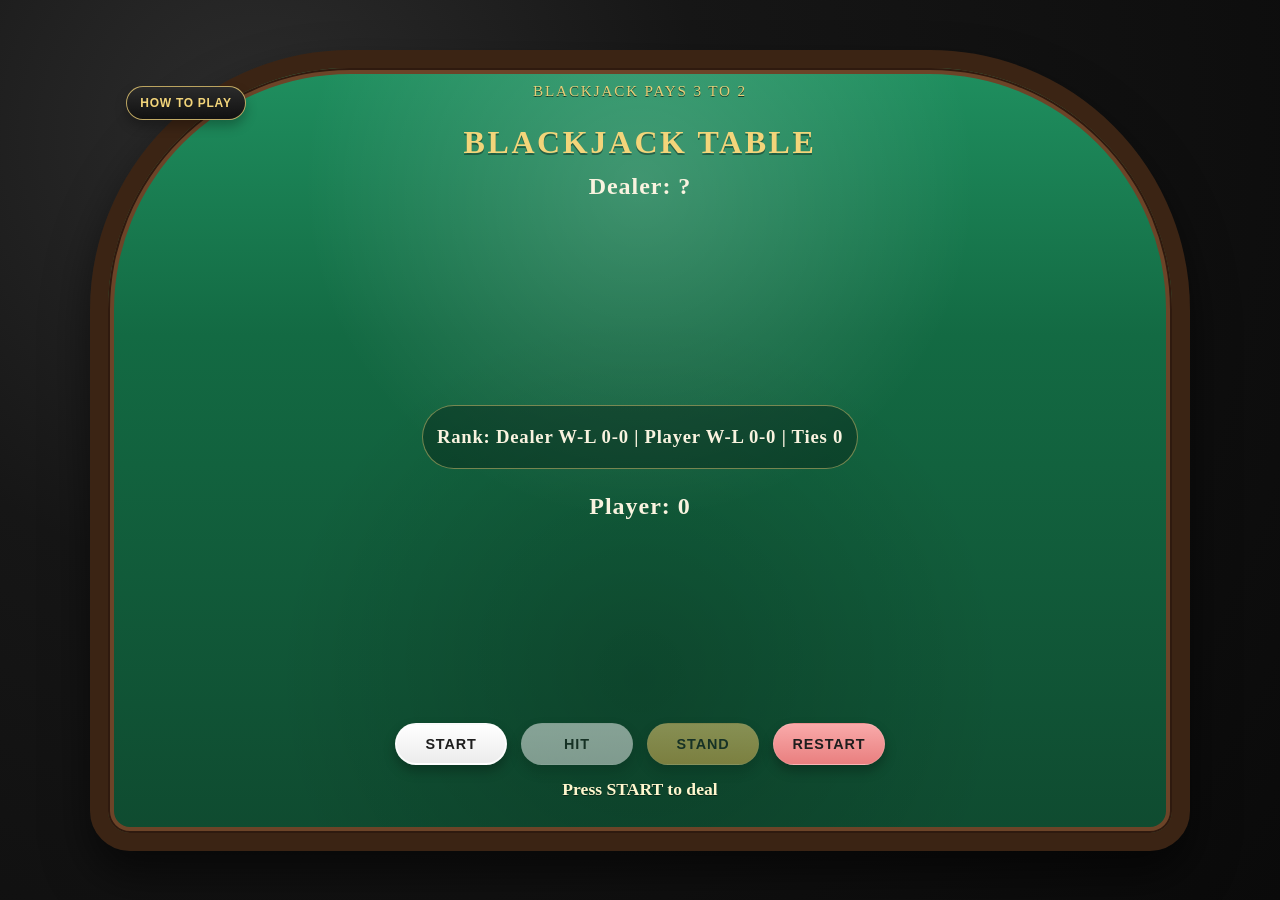
<file: Black Jack/index.html>
<!DOCTYPE html>
<html lang="en">
<head>
    <meta charset="UTF-8">
    <meta name="viewport" content="width=device-width, initial-scale=1.0">
    <title>Black Jack</title>
    <link rel="stylesheet" href="css/blackjack.css">
    <link href="howToPlay.html">
    <script src="blackjack.js" defer></script>
</head>
<body>
    <main class="table-shell">
        <button id="how-to-play-button" onclick="window.location.href='howToPlay.html'">HOW TO PLAY</button>

        <h1 class="table-title">Blackjack Table</h1>

        <section class="hand-area dealer-area">
            <h2>Dealer: <span id="dealer-score">0</span></h2>
            <div id="dealer-cards"></div>
        </section>

        <section class="rank-area">
            <h3>Rank: Dealer W-L <span id="dealer-rank">0-0</span> | Player W-L <span id="player-rank">0-0</span> | Ties <span id="tie-rank">0</span></h3>
        </section>

        <section class="hand-area player-area">
            <h2>Player: <span id="player-score">0</span></h2>
            <div id="player-cards"></div>
        </section>

        <section class="action-row">
            <button id="start-button">START</button>
            <button id="hit-button">HIT</button>
            <button id="stand-button">STAND</button>
            <button id="restart-button">RESTART</button>
        </section>

        <p id="result"></p>
    </main>
</body>
</html>
</file>
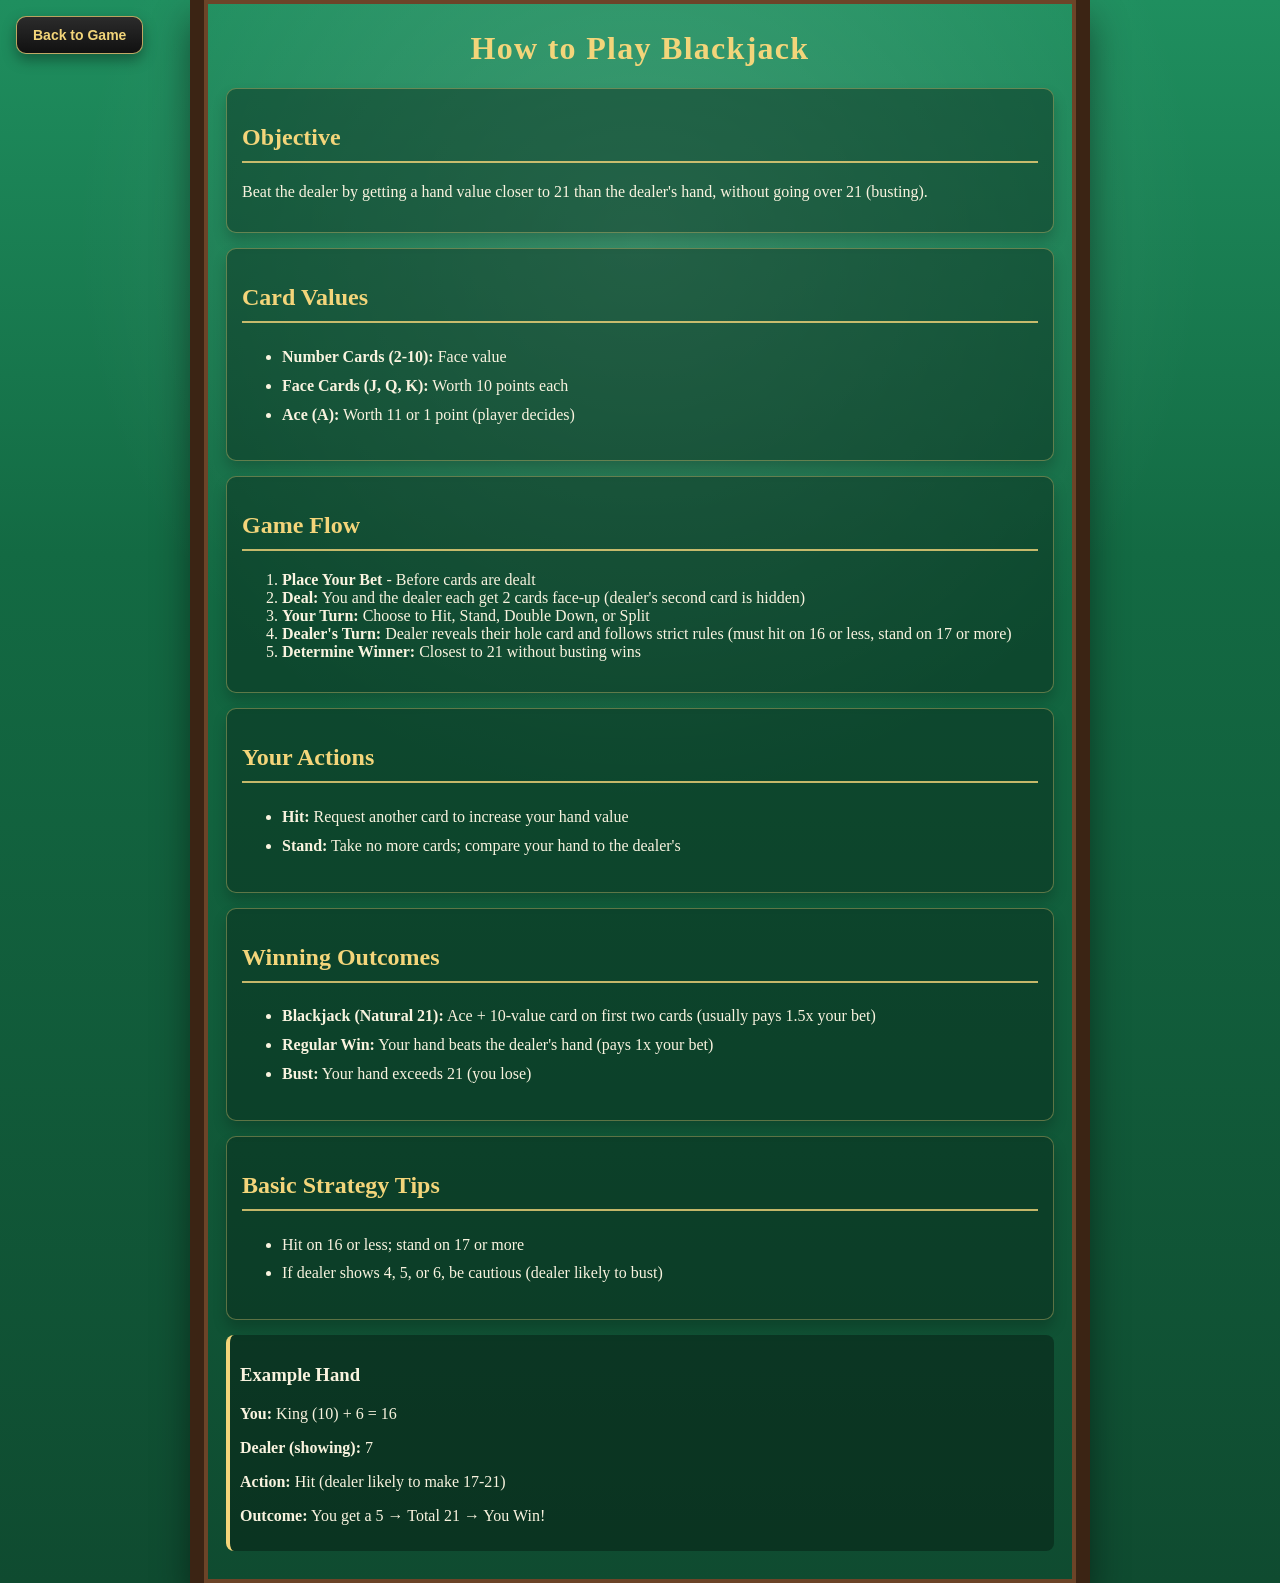
<file: Black Jack/howToPlay.html>
<!DOCTYPE html>
<html lang="en">
<head>
    <meta charset="UTF-8">
    <meta name="viewport" content="width=device-width, initial-scale=1.0">
    <title>How to Play Blackjack</title>
    <link rel="stylesheet" href="./css/instructions.css">
  
</head>
<body>
    <button class="back-button" onclick="window.location.href='index.html'">Back to Game</button>

    <h1>How to Play Blackjack</h1>

    <div class="section">
        <h2>Objective</h2>
        <p>Beat the dealer by getting a hand value closer to 21 than the dealer's hand, without going over 21 (busting).</p>
    </div>

    <div class="section">
        <h2>Card Values</h2>
        <ul>
            <li><strong>Number Cards (2-10):</strong> Face value</li>
            <li><strong>Face Cards (J, Q, K):</strong> Worth 10 points each</li>
            <li><strong>Ace (A):</strong> Worth 11 or 1 point (player decides)</li>
        </ul>
    </div>

    <div class="section">
        <h2>Game Flow</h2>
        <ol>
            <li><strong>Place Your Bet</strong> - Before cards are dealt</li>
            <li><strong>Deal:</strong> You and the dealer each get 2 cards face-up (dealer's second card is hidden)</li>
            <li><strong>Your Turn:</strong> Choose to Hit, Stand, Double Down, or Split</li>
            <li><strong>Dealer's Turn:</strong> Dealer reveals their hole card and follows strict rules (must hit on 16 or less, stand on 17 or more)</li>
            <li><strong>Determine Winner:</strong> Closest to 21 without busting wins</li>
        </ol>
    </div>

    <div class="section">
        <h2>Your Actions</h2>
        <ul>
            <li><strong>Hit:</strong> Request another card to increase your hand value</li>
            <li><strong>Stand:</strong> Take no more cards; compare your hand to the dealer's</li>
        </ul>
    </div>

    <div class="section">
        <h2>Winning Outcomes</h2>
        <ul>
            <li><strong>Blackjack (Natural 21):</strong> Ace + 10-value card on first two cards (usually pays 1.5x your bet)</li>
            <li><strong>Regular Win:</strong> Your hand beats the dealer's hand (pays 1x your bet)</li>
            <li><strong>Bust:</strong> Your hand exceeds 21 (you lose)</li>
        </ul>
    </div>

    <div class="section">
        <h2>Basic Strategy Tips</h2>
        <ul>
            <li>Hit on 16 or less; stand on 17 or more</li>
            <li>If dealer shows 4, 5, or 6, be cautious (dealer likely to bust)</li>
        </ul>
    </div>

    <div class="example">
        <h3>Example Hand</h3>
        <p><strong>You:</strong> King (10) + 6 = 16</p>
        <p><strong>Dealer (showing):</strong> 7</p>
        <p><strong>Action:</strong> Hit (dealer likely to make 17-21)</p>
        <p><strong>Outcome:</strong> You get a 5 → Total 21 → You Win!</p>
    </div>

</body>
</html>
</file>
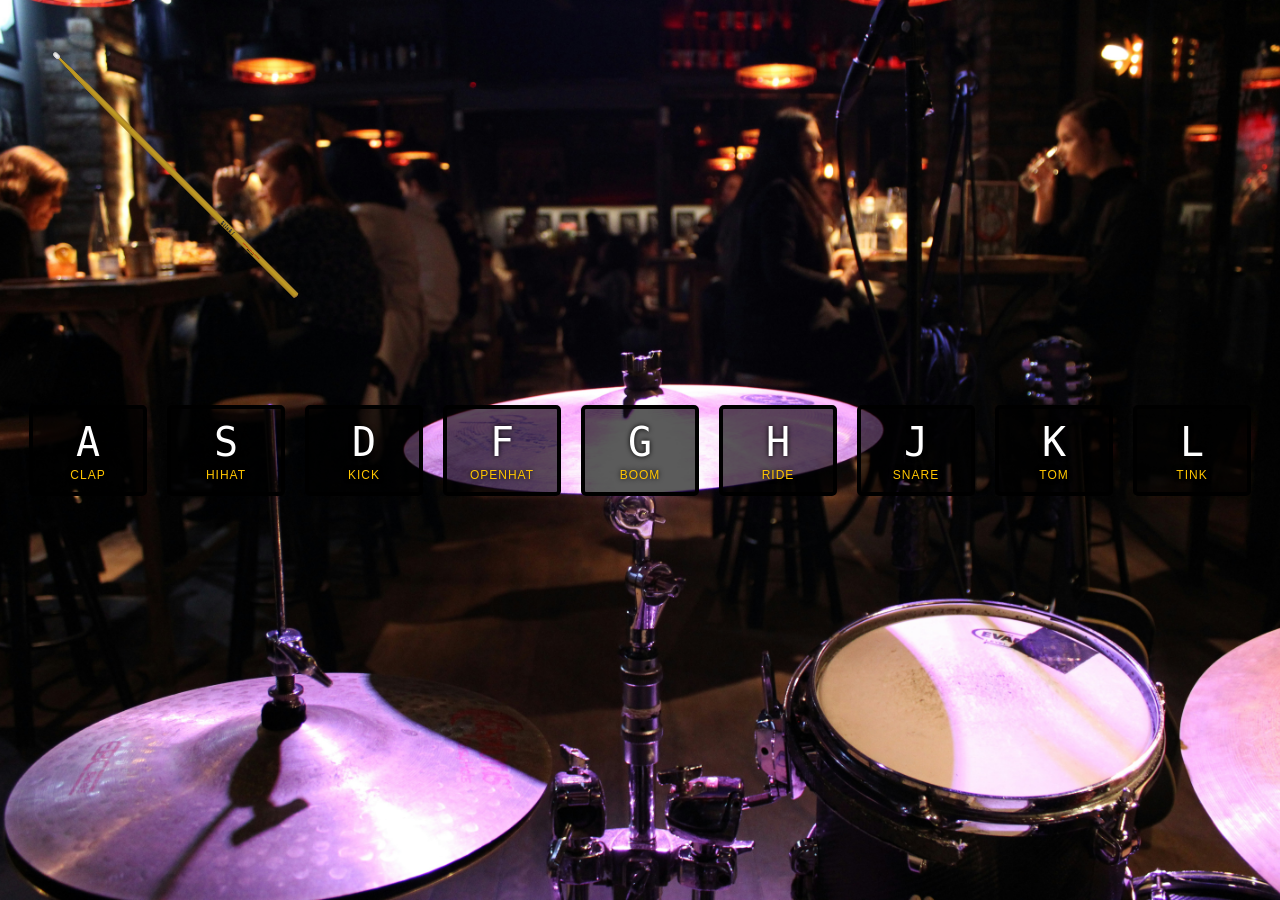
<file: JS-30Days/Day1 drum kit/index-START.html>
<!DOCTYPE html>
<html lang="en">
<head>
  <meta charset="UTF-8">
  <title>JS Drum Kit</title>
  <link rel="stylesheet" href="style.css">
  <link rel="icon" href="https://fav.farm/🔥" />
  <script src="script.js" defer></script>
</head>
<body>

<div class="cursor"></div>
  <div class="keys">
    <div data-key="65" class="key">
      <kbd>A</kbd>
      <span class="sound">clap</span>
    </div>
    <div data-key="83" class="key">
      <kbd>S</kbd>
      <span class="sound">hihat</span>
    </div>
    <div data-key="68" class="key">
      <kbd>D</kbd>
      <span class="sound">kick</span>
    </div>
    <div data-key="70" class="key">
      <kbd>F</kbd>
      <span class="sound">openhat</span>
    </div>
    <div data-key="71" class="key">
      <kbd>G</kbd>
      <span class="sound">boom</span>
    </div>
    <div data-key="72" class="key">
      <kbd>H</kbd>
      <span class="sound">ride</span>
    </div>
    <div data-key="74" class="key">
      <kbd>J</kbd>
      <span class="sound">snare</span>
    </div>
    <div data-key="75" class="key">
      <kbd>K</kbd>
      <span class="sound">tom</span>
    </div>
    <div data-key="76" class="key">
      <kbd>L</kbd>
      <span class="sound">tink</span>
    </div>
  </div>

  <audio data-key="65" src="sounds/clap.wav"></audio>
  <audio data-key="83" src="sounds/hihat.wav"></audio>
  <audio data-key="68" src="sounds/kick.wav"></audio>
  <audio data-key="70" src="sounds/openhat.wav"></audio>
  <audio data-key="71" src="sounds/boom.wav"></audio>
  <audio data-key="72" src="sounds/ride.wav"></audio>
  <audio data-key="74" src="sounds/snare.wav"></audio>
  <audio data-key="75" src="sounds/tom.wav"></audio>
  <audio data-key="76" src="sounds/tink.wav"></audio>




</body>
</html>
</file>
<file: Black Jack/css/blackjack.css>
:root {
    --felt-dark: #0f4b30;
    --felt-mid: #136a43;
    --felt-light: #1f8f5f;
    --rail-dark: #3b2414;
    --rail-mid: #6c4428;
    --gold: #f3d57a;
    --ivory: #f9f3df;
}

* {
    box-sizing: border-box;
}

body {
    margin: 0;
    min-height: 100vh;
    display: flex;
    justify-content: center;
    align-items: center;
    padding: 18px;
    color: var(--ivory);
    font-family: "Trebuchet MS", Verdana, serif;
    background: radial-gradient(circle at 20% 15%, #2d2d2d 0%, #161616 35%, #0a0a0a 100%);
}

.table-shell {
    width: min(1100px, 100%);
    position: relative;
    border-radius: 260px 260px 40px 40px;
    padding: 56px 28px 26px;
    text-align: center;
    background:
        radial-gradient(circle at 50% 15%, rgba(255, 255, 255, 0.17) 0%, rgba(255, 255, 255, 0) 40%),
        radial-gradient(circle at 50% 80%, rgba(0, 0, 0, 0.18) 0%, rgba(0, 0, 0, 0) 45%),
        linear-gradient(180deg, var(--felt-light) 0%, var(--felt-mid) 35%, var(--felt-dark) 100%);
    border: 18px solid var(--rail-dark);
    box-shadow:
        inset 0 0 0 2px #2f1a0f,
        inset 0 0 0 6px var(--rail-mid),
        0 24px 45px rgba(0, 0, 0, 0.55);
}

.table-shell::before {
    content: "BLACKJACK PAYS 3 TO 2";
    position: absolute;
    top: 14px;
    left: 50%;
    transform: translateX(-50%);
    font-size: 0.95rem;
    letter-spacing: 0.12em;
    color: rgba(243, 213, 122, 0.95);
    text-shadow: 0 1px 0 rgba(0, 0, 0, 0.6);
}

.table-title {
    margin: 0 0 12px;
    font-size: clamp(1.4rem, 2.8vw, 2rem);
    letter-spacing: 0.08em;
    text-transform: uppercase;
    color: var(--gold);
    text-shadow: 0 2px 0 rgba(0, 0, 0, 0.35);
}

.hand-area h2,
.rank-area h3 {
    margin: 10px 0;
    font-weight: 700;
    letter-spacing: 0.04em;
}

.rank-area {
    margin: 10px 0 14px;
    padding: 10px 14px;
    border-radius: 999px;
    display: inline-block;
    background: rgba(7, 35, 24, 0.44);
    border: 1px solid rgba(243, 213, 122, 0.45);
}

#dealer-cards,
#player-cards {
    min-height: 185px;
    display: flex;
    justify-content: center;
    align-items: center;
    padding: 4px 4px 10px;
}

#dealer-cards img,
#player-cards img {
    width: clamp(86px, 11vw, 126px);
    height: auto;
    margin: 0 -18px;
    filter: drop-shadow(0 10px 8px rgba(0, 0, 0, 0.38));
    transform-style: preserve-3d;
    backface-visibility: hidden;
}

.flip-card {
    animation: dealFlip 0.6s cubic-bezier(0.22, 0.61, 0.36, 1);
}

@keyframes dealFlip {
    0% {
        transform: perspective(900px) rotateY(0deg) translateY(-8px);
    }
    50% {
        transform: perspective(900px) rotateY(90deg) translateY(0);
    }
    100% {
        transform: perspective(900px) rotateY(180deg) translateY(0);
    }
}

.action-row {
    margin-top: 8px;
    display: flex;
    justify-content: center;
    gap: 14px;
    flex-wrap: wrap;
}

button {
    min-width: 112px;
    padding: 11px 18px;
    border: 1px solid rgba(255, 255, 255, 0.12);
    border-radius: 999px;
    background: linear-gradient(180deg, #f5f5f5 0%, #dadada 100%);
    color: #1e1e1e;
    font-size: 0.9rem;
    font-weight: 800;
    letter-spacing: 0.06em;
    cursor: pointer;
    box-shadow: 0 6px 12px rgba(0, 0, 0, 0.28);
    transition: transform 0.14s ease, box-shadow 0.14s ease, opacity 0.2s ease;
}

button:hover:not(:disabled) {
    transform: translateY(-2px);
    box-shadow: 0 10px 16px rgba(0, 0, 0, 0.36);
}

button:active:not(:disabled) {
    transform: translateY(0);
}

button:disabled {
    opacity: 0.5;
    cursor: not-allowed;
}

#start-button {
    background: linear-gradient(180deg, #ffffff 0%, #ececec 100%);
    border: 2px solid rgba(255, 255, 255, 0.75);
}

#hit-button {
    background: linear-gradient(180deg, #fefefe 0%, #f0f0f0 100%);
}

#stand-button {
    background: linear-gradient(180deg, #ffd87b 0%, #e8ba54 100%);
}

#restart-button {
    background: linear-gradient(180deg, #f9aaaa 0%, #e97f7f 100%);
}

#how-to-play-button {
    position: absolute;
    top: 18px;
    left: 18px;
    min-width: 120px;
    padding: 9px 12px;
    font-size: 0.75rem;
    background: linear-gradient(180deg, #2b2b2b 0%, #111 100%);
    color: var(--gold);
    border: 1px solid rgba(243, 213, 122, 0.75);
}

#result {
    min-height: 28px;
    margin: 14px 0 0;
    font-size: 1.1rem;
    font-weight: 700;
    color: #fff7ce;
    text-shadow: 0 1px 0 rgba(0, 0, 0, 0.45);
}

@media (max-width: 700px) {
    .table-shell {
        border-radius: 36px;
        border-width: 12px;
        padding: 60px 14px 20px;
    }

    .table-shell::before {
        font-size: 0.72rem;
        top: 12px;
    }

    #dealer-cards,
    #player-cards {
        min-height: 140px;
    }

    #dealer-cards img,
    #player-cards img {
        margin: 0 -12px;
    }
}
</file>
<file: Black Jack/css/instructions.css>
:root {
            --felt-dark: #0f4b30;
            --felt-mid: #136a43;
            --felt-light: #1f8f5f;
            --rail-dark: #3b2414;
            --rail-mid: #6c4428;
            --gold: #f3d57a;
            --ivory: #f9f3df;
        }

        * {
            box-sizing: border-box;
        }

        body {
            font-family: "Trebuchet MS", Verdana, serif;
            max-width: 900px;
            margin: 0 auto;
            padding: 22px;
            min-height: 100vh;
            color: var(--ivory);
            background:
                radial-gradient(circle at 50% 15%, rgba(255, 255, 255, 0.14) 0%, rgba(255, 255, 255, 0) 38%),
                linear-gradient(180deg, var(--felt-light) 0%, var(--felt-mid) 35%, var(--felt-dark) 100%);
            border-left: 14px solid var(--rail-dark);
            border-right: 14px solid var(--rail-dark);
            box-shadow:
                inset 0 0 0 4px var(--rail-mid),
                0 18px 35px rgba(0, 0, 0, 0.45);
        }

        h1 {
            text-align: center;
            color: var(--gold);
            letter-spacing: 0.04em;
            margin-top: 8px;
        }

        h2 {
            color: var(--gold);
            border-bottom: 2px solid rgba(243, 213, 122, 0.8);
            padding-bottom: 10px;
        }

        .section {
            background: rgba(7, 35, 24, 0.44);
            padding: 15px;
            margin: 15px 0;
            border-radius: 10px;
            border: 1px solid rgba(243, 213, 122, 0.35);
            box-shadow: 0 8px 14px rgba(0, 0, 0, 0.2);
        }

        ul {
            line-height: 1.8;
        }

        .example {
            background: rgba(7, 35, 24, 0.58);
            padding: 10px;
            margin: 10px 0;
            border-left: 4px solid var(--gold);
            border-radius: 8px;
        }

        .back-button {
            position: fixed;
            top: 16px;
            left: 16px;
            padding: 10px 16px;
            border: 1px solid rgba(243, 213, 122, 0.75);
            border-radius: 10px;
            background: linear-gradient(180deg, #2b2b2b 0%, #111 100%);
            color: var(--gold);
            font-weight: 700;
            font-size: 14px;
            cursor: pointer;
            box-shadow: 0 6px 14px rgba(0, 0, 0, 0.35);
            transition: transform 0.15s ease, box-shadow 0.15s ease;
        }

        .back-button:hover {
            transform: translateY(-1px);
            box-shadow: 0 8px 18px rgba(0, 0, 0, 0.4);
        }

        .back-button:active {
            transform: translateY(0);
        }
</file>
<file: JS-30Days/Day1 drum kit/style.css>
html {
  font-size: 10px;
  background: url('./public/bandPov.jpg') bottom center;
  background-size: cover;
}
.cursor{
  position: absolute;
  top: 0;
  left: 0;
  width: 350px;
  height: 350px;
  background: url('./public/drum-stick-1.png') no-repeat center center;
  background-size: contain;
  pointer-events: none;
  z-index: 1000;
  transform: rotate(45deg);
}

body,html {
  margin: 0;
  padding: 0;
  font-family: sans-serif;
  cursor: none;
}

.keys {
  display: flex;
  flex: 1;
  min-height: 100vh;
  align-items: center;
  justify-content: center;
}

.key {
  border: .4rem solid black;
  border-radius: .5rem;
  margin: 1rem;
  font-size: 1.5rem;
  padding: 1rem .5rem;
  transition: all .07s ease;
  width: 10rem;
  text-align: center;
  color: white;
  background: rgba(0, 0, 0, 0.644);
  text-shadow: 0 0 .5rem black;
}

.playing {
  transform: scale(1.1);
  border-color: #ffc600;
  box-shadow: 0 0 1rem #ffc600;
}

kbd {
  display: block;
  font-size: 4rem;
}

.sound {
  font-size: 1.2rem;
  text-transform: uppercase;
  letter-spacing: .1rem;
  color: #ffc600;
}
</file>
